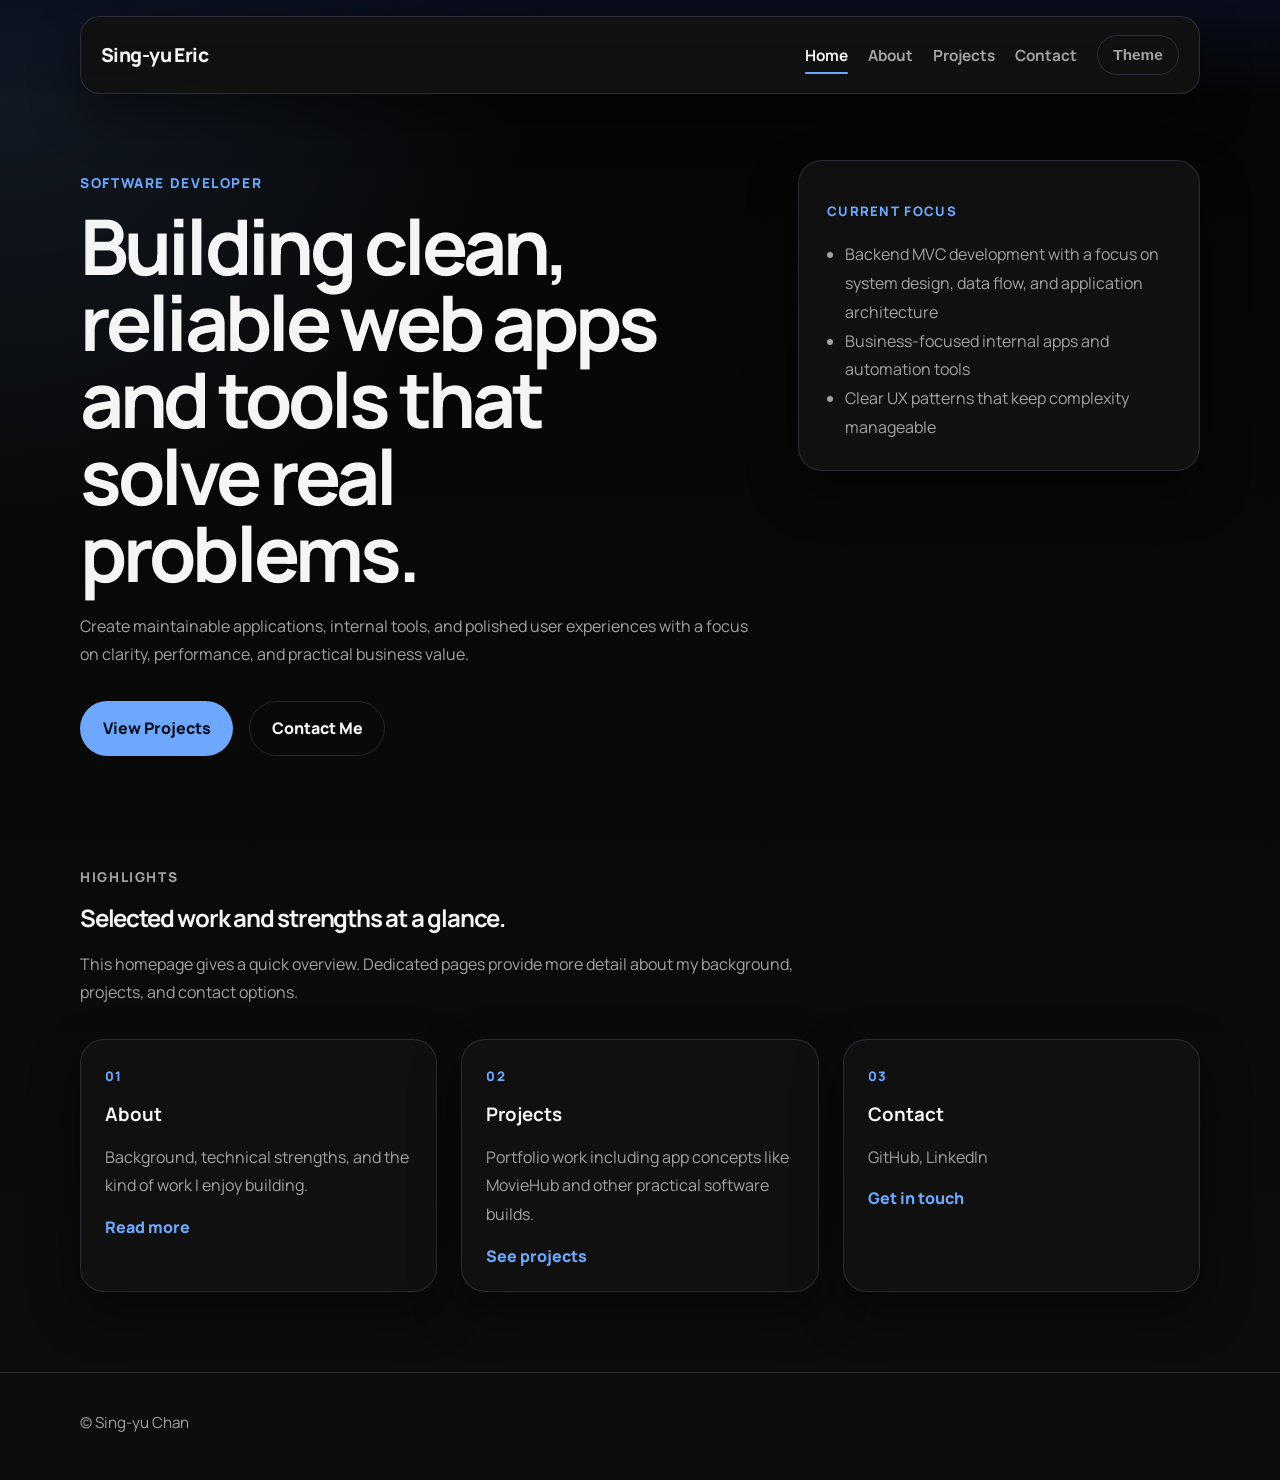
<file: index.html>
<!DOCTYPE html>
<html lang="en">
<head>
    <meta charset="UTF-8">
    <meta name="viewport" content="width=device-width, initial-scale=1.0">
    <meta name="description" content="Software developer portfolio homepage with featured work, skills, and contact links.">
    <title>Home | Eric Portfolio</title>
    <link rel="preconnect" href="https://fonts.googleapis.com">
    <link rel="preconnect" href="https://fonts.gstatic.com" crossorigin>
    <link href="https://fonts.googleapis.com/css2?family=Manrope:wght@400;500;700;800&display=swap" rel="stylesheet">
    <link rel="stylesheet" href="css/style.css">
</head>
<body data-page="home">
    <div id="site-header"></div>

    <main>
        <section class="hero section">
            <div class="container hero-grid">
                <div>
                    <p class="eyebrow">Software Developer</p>
                    <h1 class="hero-title">Building clean, reliable web apps and tools that solve real problems.</h1>
                    <p class="hero-copy">
                        Create maintainable applications, internal tools, and polished user experiences with a focus on clarity,
                        performance, and practical business value.
                    </p>
                    <div class="hero-actions">
                        <a class="button button-primary" href="projects.html">View Projects</a>
                        <a class="button button-secondary" href="contact.html">Contact Me</a>
                    </div>
                </div>

                <aside class="hero-card surface-card">
                    <p class="card-label">Current Focus</p>
                    <ul class="feature-list">
                        <li>Backend MVC development with a focus on system design, data flow, and application architecture</li>
                        <li>Business-focused internal apps and automation tools</li>
                        <li>Clear UX patterns that keep complexity manageable</li>
                    </ul>
                </aside>
            </div>
        </section>

        <section class="section">
            <div class="container">
                <div class="section-heading">
                    <p class="eyebrow">Highlights</p>
                    <h2>Selected work and strengths at a glance.</h2>
                    <p>
                        This homepage gives a quick overview. Dedicated pages provide more detail about my background,
                        projects, and contact options.
                    </p>
                </div>

                <div class="card-grid">
                    <article class="surface-card info-card">
                        <span class="card-index">01</span>
                        <h3>About</h3>
                        <p>Background, technical strengths, and the kind of work I enjoy building.</p>
                        <a class="text-link" href="about.html">Read more</a>
                    </article>

                    <article class="surface-card info-card">
                        <span class="card-index">02</span>
                        <h3>Projects</h3>
                        <p>Portfolio work including app concepts like MovieHub and other practical software builds.</p>
                        <a class="text-link" href="projects.html">See projects</a>
                    </article>

                    <article class="surface-card info-card">
                        <span class="card-index">03</span>
                        <h3>Contact</h3>
                        <p>GitHub, LinkedIn</p>
                        <a class="text-link" href="contact.html">Get in touch</a>
                    </article>
                </div>
            </div>
        </section>
    </main>

    <div id="site-footer"></div>
    <script src="js/script.js"></script>
</body>
</html>
</file>
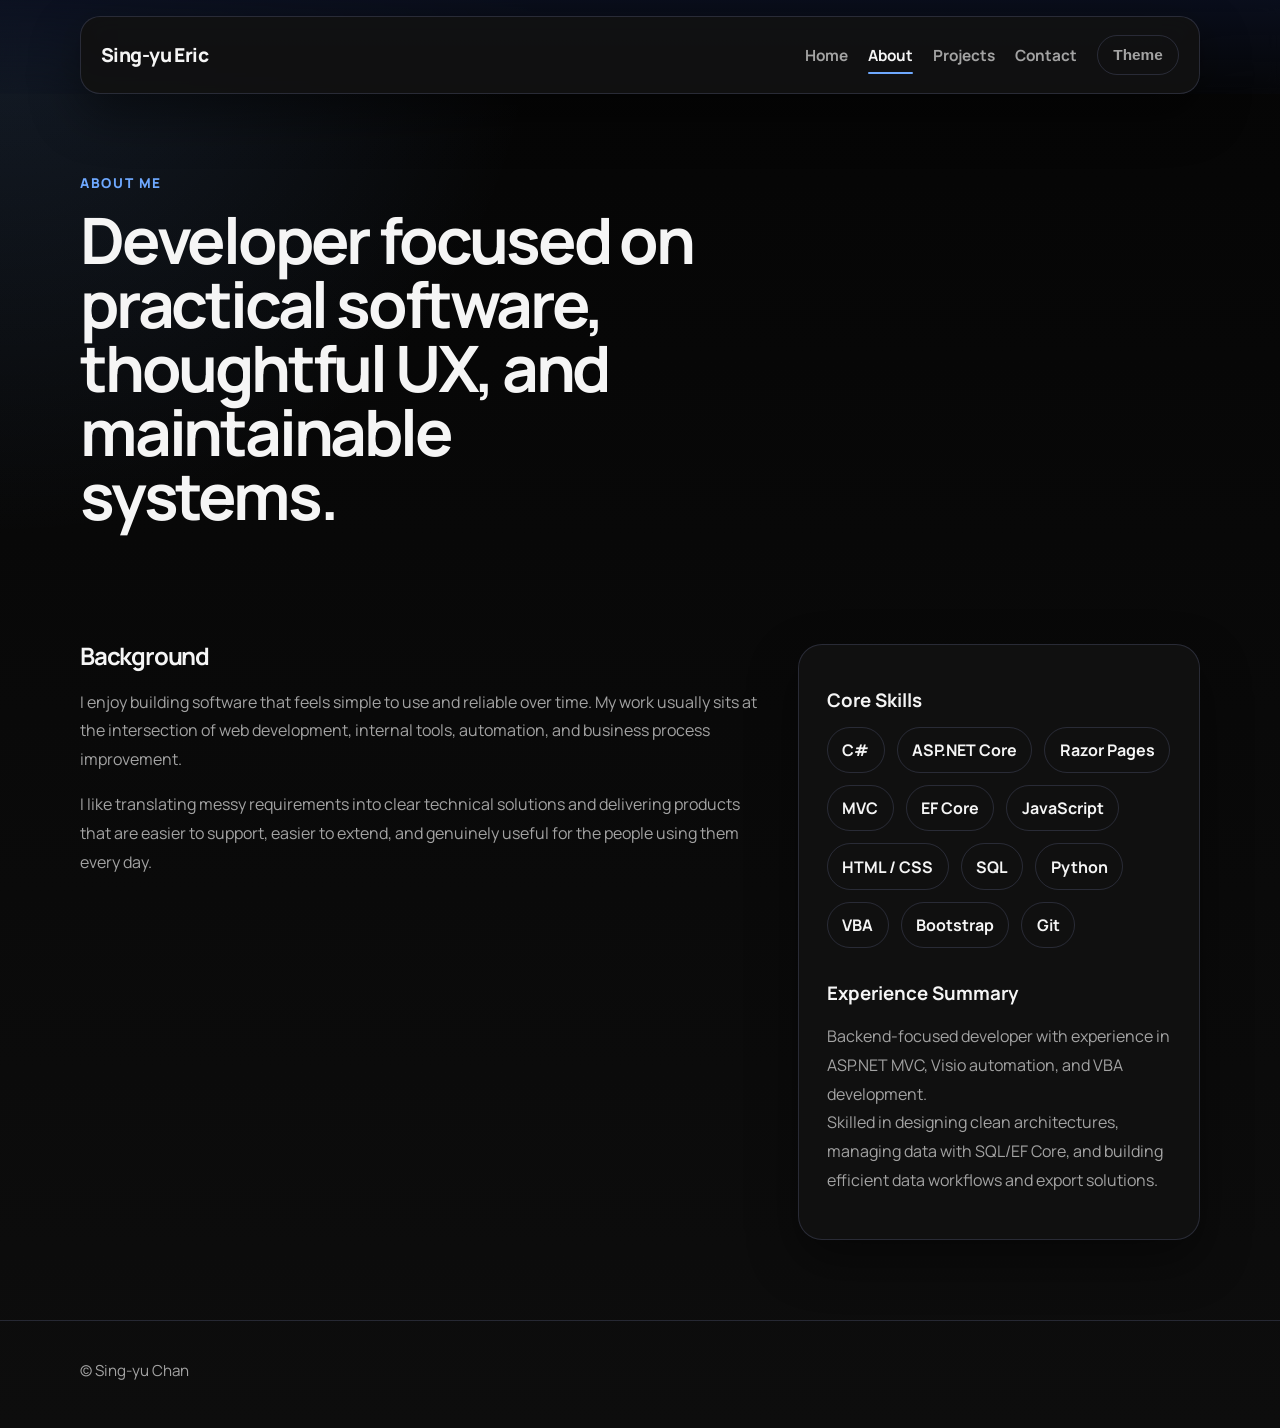
<file: about.html>
<!DOCTYPE html>
<html lang="en">
<head>
    <meta charset="UTF-8">
    <meta name="viewport" content="width=device-width, initial-scale=1.0">
    <meta name="description" content="About page for a software developer portfolio with bio, skills, and experience summary.">
    <title>About | Eric Portfolio</title>
    <link rel="preconnect" href="https://fonts.googleapis.com">
    <link rel="preconnect" href="https://fonts.gstatic.com" crossorigin>
    <link href="https://fonts.googleapis.com/css2?family=Manrope:wght@400;500;700;800&display=swap" rel="stylesheet">
    <link rel="stylesheet" href="css/style.css">
</head>
<body data-page="about">
    <div id="site-header"></div>

    <main>
        <section class="page-hero section">
            <div class="container">
                <p class="eyebrow">About Me</p>
                <h1 class="page-title">Developer focused on practical software, thoughtful UX, and maintainable systems.</h1>
            </div>
        </section>

        <section class="section">
            <div class="container split-layout">
                <div class="content-stack">
                    <div class="section-heading left">
                        <h2>Background</h2>
                        <p>
                            I enjoy building software that feels simple to use and reliable over time. My work usually sits at the
                            intersection of web development, internal tools, automation, and business process improvement.
                        </p>
                        <p>
                            I like translating messy requirements into clear technical solutions and delivering products that are easier
                            to support, easier to extend, and genuinely useful for the people using them every day.
                        </p>
                    </div>
                </div>

                <aside class="surface-card side-panel">
                    <h3>Core Skills</h3>
                    <div class="tag-list">
                        <span>C#</span>
                        <span>ASP.NET Core</span>
                        <span>Razor Pages</span>
                        <span>MVC</span>
                        <span>EF Core</span>
                        <span>JavaScript</span>
                        <span>HTML / CSS</span>
                        <span>SQL</span>
                        <span>Python</span>
                        <span>VBA</span>
                        <span>Bootstrap</span>
                        <span>Git</span>
                    </div>

                    <h3>Experience Summary</h3>
                    <p>
                        Backend-focused developer with experience in ASP.NET MVC, Visio automation, and VBA development. <br>
                        Skilled in designing clean architectures, managing data with SQL/EF Core, 
                        and building efficient data workflows and export solutions.
                    </p>
                </aside>
            </div>
        </section>
    </main>

    <div id="site-footer"></div>
    <script src="js/script.js"></script>
</body>
</html>
</file>
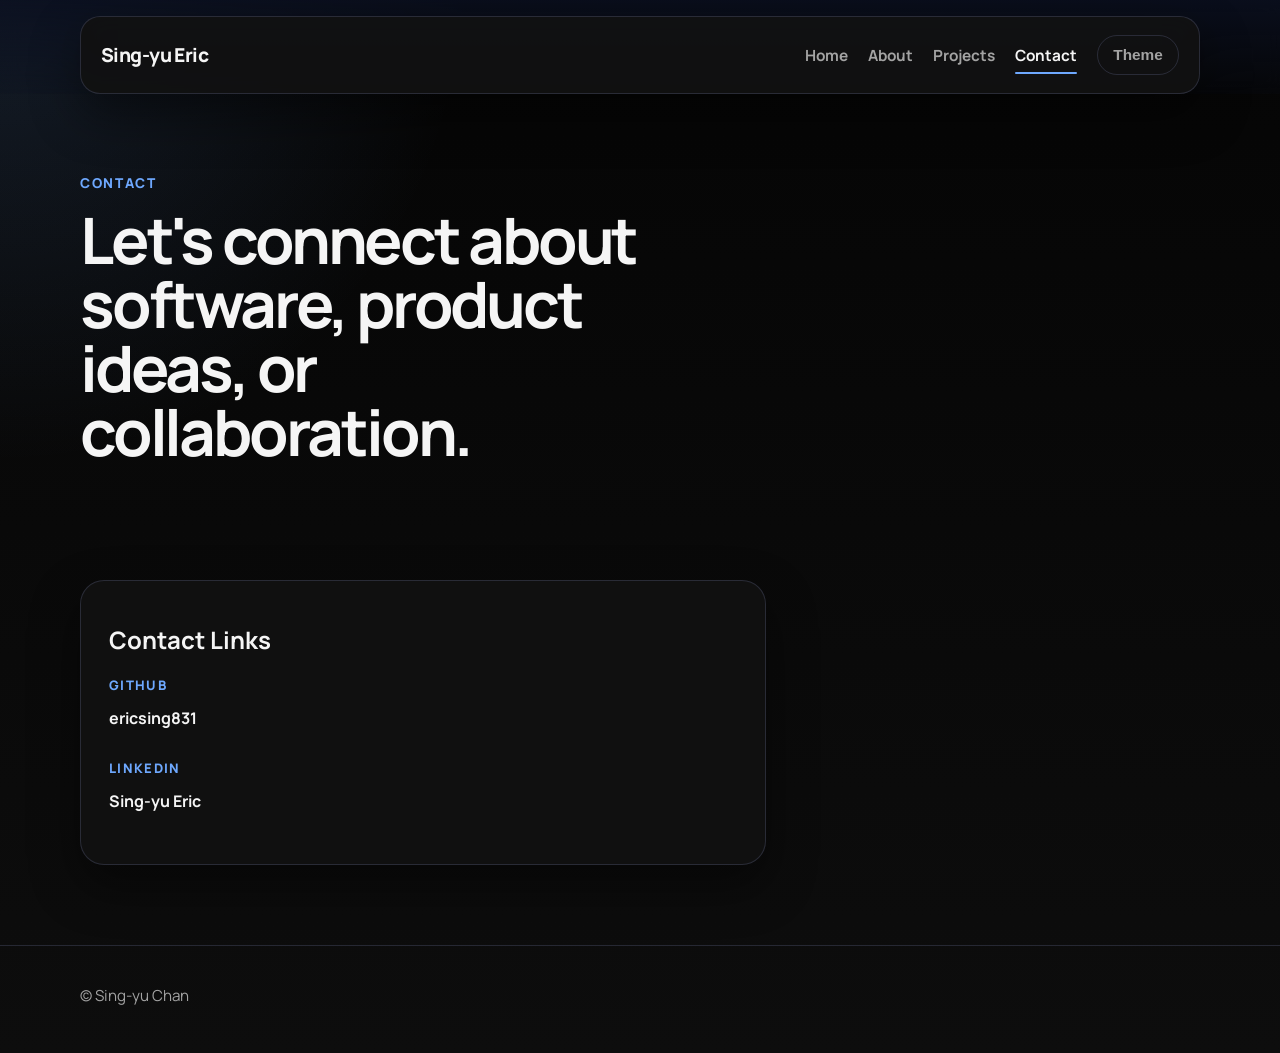
<file: contact.html>
<!DOCTYPE html>
<html lang="en">
<head>
    <meta charset="UTF-8">
    <meta name="viewport" content="width=device-width, initial-scale=1.0">
    <meta name="description" content="Contact page for a software developer portfolio with social links and a static contact form.">
    <title>Contact | Eric Portfolio</title>
    <link rel="preconnect" href="https://fonts.googleapis.com">
    <link rel="preconnect" href="https://fonts.gstatic.com" crossorigin>
    <link href="https://fonts.googleapis.com/css2?family=Manrope:wght@400;500;700;800&display=swap" rel="stylesheet">
    <link rel="stylesheet" href="css/style.css">
</head>
<body data-page="contact">
    <div id="site-header"></div>

    <main>
        <section class="page-hero section">
            <div class="container">
                <p class="eyebrow">Contact</p>
                <h3 class="page-title">Let's connect about software, product ideas, or collaboration.</h3>
            </div>
        </section>

        <section class="section">
            <div class="container split-layout">
                <aside class="surface-card side-panel">
                    <h2>Contact Links</h2>
                    <div class="contact-list">
                        <p><span>GitHub</span><a href="https://github.com/ericsing831" target="_blank" rel="noreferrer">ericsing831</a></p>
                        <p><span>LinkedIn</span><a href="https://www.linkedin.com/in/sing-yu-chan-eric/" target="_blank" rel="noreferrer">Sing-yu Eric</a></p>
                    </div>
                </aside>
            </div>
        </section>
    </main>

    <div id="site-footer"></div>
    <script src="js/script.js"></script>
</body>
</html>
</file>
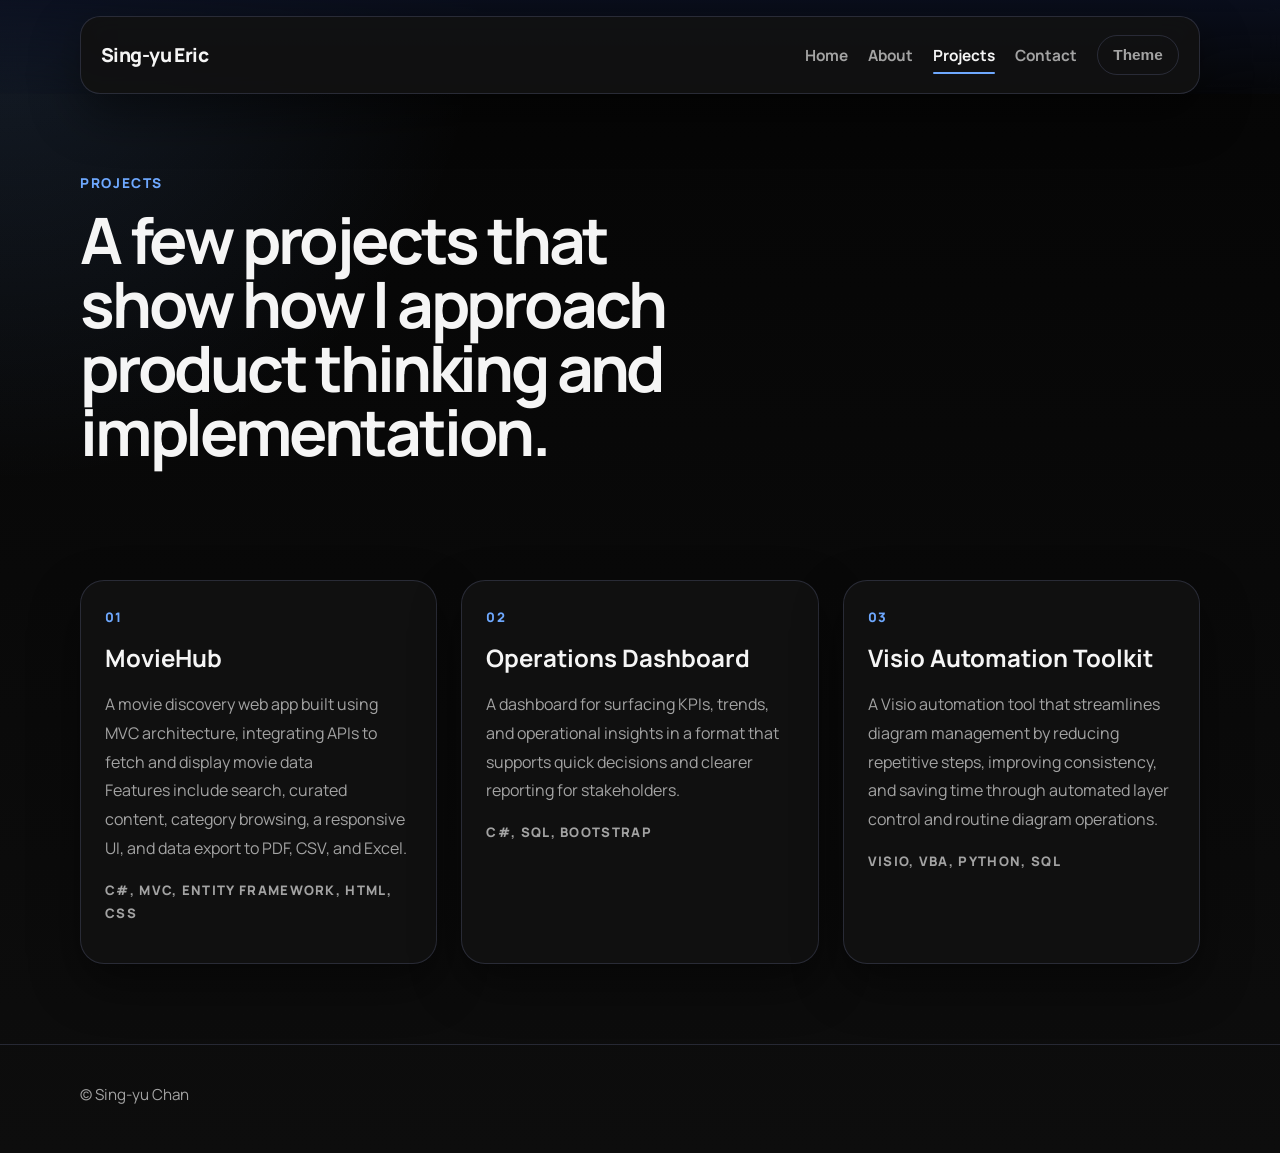
<file: projects.html>
<!DOCTYPE html>
<html lang="en">
<head>
    <meta charset="UTF-8">
    <meta name="viewport" content="width=device-width, initial-scale=1.0">
    <meta name="description" content="Projects page for a software developer portfolio with featured application work.">
    <title>Projects | Eric Portfolio</title>
    <link rel="preconnect" href="https://fonts.googleapis.com">
    <link rel="preconnect" href="https://fonts.gstatic.com" crossorigin>
    <link href="https://fonts.googleapis.com/css2?family=Manrope:wght@400;500;700;800&display=swap" rel="stylesheet">
    <link rel="stylesheet" href="css/style.css">
</head>
<body data-page="projects">
    <div id="site-header"></div>

    <main>
        <section class="page-hero section">
            <div class="container">
                <p class="eyebrow">Projects</p>
                <h1 class="page-title">A few projects that show how I approach product thinking and implementation.</h1>
            </div>
        </section>

        <section class="section">
            <div class="container">
                <div class="project-grid">
                    <a href="https://github.com/ericsing831/MovieHub-ASP.NET-Core-MVC" target="_blank" class="text-decoration-none text-dark">
                        <article class="surface-card project-item">
                            <span class="card-index">01</span>
                            <h2>MovieHub</h2>
                            <p>
                                A movie discovery web app built using MVC architecture, integrating APIs to fetch and display movie data<br>
                                Features include search, curated content, category browsing, a responsive UI, and data export to PDF, CSV, and Excel.
                            </p>
                            <p class="project-meta">C#, MVC, Entity Framework, HTML, CSS</p>
                        </article>
                    </a>
                    <article class="surface-card project-item">
                        <span class="card-index">02</span>
                        <h2>Operations Dashboard</h2>
                        <p>
                            A dashboard for surfacing KPIs, trends, and operational insights in a format that supports quick decisions
                            and clearer reporting for stakeholders.
                        </p>
                        <p class="project-meta">C#, SQL, Bootstrap</p>
                    </article>

                    <article class="surface-card project-item">
                        <span class="card-index">03</span>
                        <h2>Visio Automation Toolkit</h2>
                        <p>
                            A Visio automation tool that streamlines diagram management by reducing repetitive steps, 
                            improving consistency, and saving time through automated layer control and routine diagram operations.
                        </p>
                        <p class="project-meta">Visio, VBA, Python, SQL</p>
                    </article>
                </div>
            </div>
        </section>
    </main>

    <div id="site-footer"></div>
    <script src="js/script.js"></script>
</body>
</html>
</file>
<file: css/style.css>
:root {
    --bg: #050505;
    --bg-elevated: #0d0d0d;
    --surface: rgba(18, 18, 18, 0.92);
    --surface-border: rgba(173, 188, 255, 0.16);
    --surface-border-strong: rgba(255, 255, 255, 0.22);
    --text: #f5f5f5;
    --muted: #a3a3a3;
    --muted-soft: #6b6b6b;
    --brand: #6ea8fe;
    --brand-strong: #3d7cff;
    --shadow: 0 20px 50px rgba(0, 0, 0, 0.45);
    --radius-lg: 24px;
    --radius-md: 16px;
    --container: 1120px;
    --header-height: 112px;
}

body[data-theme="light"] {
    --bg: #f5f7fc;
    --bg-elevated: #ffffff;
    --surface: rgba(255, 255, 255, 0.86);
    --surface-border: rgba(18, 25, 51, 0.1);
    --text: #111827;
    --muted: #5b647d;
    --brand: #2458d3;
    --brand-strong: #1747b8;
    --shadow: 0 18px 40px rgba(17, 24, 39, 0.08);
}

* {
    box-sizing: border-box;
}

html {
    scroll-behavior: smooth;
}

body {
    margin: 0;
    font-family: "Manrope", sans-serif;
    background:
        radial-gradient(circle at top left, rgba(110, 168, 254, 0.14), transparent 28%),
        linear-gradient(180deg, var(--bg) 0%, var(--bg-elevated) 100%);
    color: var(--text);
    transition: background-color 0.25s ease, color 0.25s ease;
    padding-top: var(--header-height);
}

a {
    color: inherit;
    text-decoration: none;
}

img {
    max-width: 100%;
    display: block;
}

main {
    min-height: calc(100vh - 160px);
}

.container {
    width: min(100% - 2rem, var(--container));
    margin: 0 auto;
}

.section {
    padding: 3rem 0;
}

.surface-card {
    background: var(--surface);
    border: 1px solid var(--surface-border);
    border-radius: var(--radius-lg);
    box-shadow: var(--shadow);
    backdrop-filter: blur(14px);
}

.site-header {
    position: fixed;
    top: 0;
    left: 0;
    right: 0;
    z-index: 1000;
    padding: 1rem 0 0;
    background: linear-gradient(180deg, rgba(11, 16, 32, 0.86), rgba(11, 16, 32, 0.16));
    backdrop-filter: blur(10px);
}

body[data-theme="light"] .site-header {
    background: linear-gradient(180deg, rgba(255, 255, 255, 0.92), rgba(255, 255, 255, 0.22));
}

.nav-shell {
    display: flex;
    align-items: center;
    justify-content: space-between;
    gap: 1.5rem;
    min-height: 78px;
    padding: 0 1.25rem;
    background: var(--surface);
    border: 1px solid var(--surface-border);
    border-radius: 20px;
    box-shadow: var(--shadow);
    backdrop-filter: blur(14px);
}

.site-logo {
    font-size: 1.2rem;
    font-weight: 800;
    letter-spacing: -0.03em;
}

.site-nav {
    display: flex;
    align-items: center;
    gap: 1.25rem;
}

.site-nav a,
.theme-toggle {
    color: var(--muted);
    font-weight: 700;
    font-size: 0.96rem;
    transition: color 0.2s ease, transform 0.2s ease;
}

.site-nav a:hover,
.site-nav a.is-active,
.theme-toggle:hover {
    color: var(--text);
}

.site-nav a.is-active {
    position: relative;
}

.site-nav a.is-active::after {
    content: "";
    position: absolute;
    left: 0;
    right: 0;
    bottom: -0.55rem;
    height: 2px;
    background: var(--brand);
    border-radius: 999px;
}

.theme-toggle {
    padding: 0.65rem 0.95rem;
    border: 1px solid var(--surface-border);
    border-radius: 999px;
    background: transparent;
    cursor: pointer;
}

.nav-toggle {
    display: none;
    width: 48px;
    height: 48px;
    padding: 0;
    border: 1px solid var(--surface-border);
    border-radius: 12px;
    background: transparent;
    cursor: pointer;
}

.nav-toggle span {
    display: block;
    width: 18px;
    height: 2px;
    margin: 4px auto;
    background: var(--text);
}

.hero-grid,
.split-layout {
    display: grid;
    grid-template-columns: minmax(0, 1.45fr) minmax(280px, 0.85fr);
    gap: 2rem;
    align-items: start;
}

.hero {
    padding: 3rem;
}

.eyebrow {
    margin-bottom: 1rem;
    color: var(--brand);
    font-size: 0.85rem;
    font-weight: 800;
    letter-spacing: 0.12em;
    text-transform: uppercase;
}

.hero-title,
.page-title,
.section-heading h2 {
    margin: 0 0 1.25rem;
    letter-spacing: -0.05em;
    line-height: 1;
}

.hero-title {
    max-width: 12ch;
    font-size: clamp(3rem, 6vw, 5rem);
}

.page-title {
    max-width: 15ch;
    font-size: clamp(2.6rem, 5vw, 4rem);
}

.hero-copy,
.section-heading p,
.content-stack p,
.project-item p,
.info-card p,
.side-panel p,
.form-panel p {
    color: var(--muted);
    line-height: 1.8;
}

.hero-actions {
    display: flex;
    gap: 1rem;
    flex-wrap: wrap;
    margin-top: 2rem;
}

.button {
    display: inline-flex;
    align-items: center;
    justify-content: center;
    padding: 0.95rem 1.35rem;
    border-radius: 999px;
    border: 1px solid transparent;
    font-weight: 800;
    transition: transform 0.2s ease, background-color 0.2s ease, border-color 0.2s ease;
}

.button:hover {
    transform: translateY(-2px);
}

.button-primary {
    background: var(--brand);
    color: #09101f;
}

.button-primary:hover {
    background: var(--brand-strong);
}

.button-secondary {
    border-color: var(--surface-border);
    color: var(--text);
}

.hero-card,
.side-panel,
.form-panel {
    padding: 1.75rem;
}

.card-label,
.card-index,
.project-meta,
.contact-list span {
    color: var(--brand);
    font-size: 0.82rem;
    font-weight: 800;
    letter-spacing: 0.1em;
    text-transform: uppercase;
}

.feature-list {
    margin: 1.25rem 0 0;
    padding-left: 1.1rem;
    color: var(--muted);
    line-height: 1.8;
}

.section-heading {
    max-width: 760px;
    margin-bottom: 2rem;
}

.section-heading.left {
    margin-bottom: 0;
}

.card-grid,
.project-grid {
    display: grid;
    grid-template-columns: repeat(3, minmax(0, 1fr));
    gap: 1.5rem;
}

.info-card,
.project-item {
    padding: 1.5rem;
    transition: transform 0.2s ease, border-color 0.2s ease;
}

.info-card:hover,
.project-item:hover {
    transform: translateY(-6px);
    border-color: rgba(110, 168, 254, 0.45);
}

.info-card h3,
.project-item h2,
.side-panel h2,
.side-panel h3,
.form-panel h2 {
    margin-top: 0.9rem;
    margin-bottom: 0.85rem;
}

.text-link {
    color: var(--brand);
    font-weight: 800;
}

.tag-list {
    display: flex;
    flex-wrap: wrap;
    gap: 0.75rem;
    margin-bottom: 2rem;
}

.tag-list span {
    padding: 0.7rem 0.9rem;
    border-radius: 999px;
    border: 1px solid var(--surface-border);
    color: var(--text);
    font-weight: 700;
}

.contact-list p {
    margin: 0 0 1.25rem;
}

.contact-list a {
    display: block;
    margin-top: 0.35rem;
    color: var(--text);
    font-weight: 700;
}

.contact-form {
    display: grid;
    gap: 1rem;
}

.form-grid {
    display: grid;
    grid-template-columns: repeat(2, minmax(0, 1fr));
    gap: 1rem;
}

.contact-form label {
    display: grid;
    gap: 0.5rem;
}

.contact-form span {
    color: var(--muted);
    font-size: 0.88rem;
    font-weight: 700;
}

.contact-form input,
.contact-form textarea {
    width: 100%;
    padding: 0.95rem 1rem;
    border: 1px solid var(--surface-border);
    border-radius: var(--radius-md);
    background: rgba(255, 255, 255, 0.02);
    color: var(--text);
    font: inherit;
}

.contact-form input:focus,
.contact-form textarea:focus {
    outline: 2px solid rgba(110, 168, 254, 0.35);
    outline-offset: 0;
}

.site-footer {
    border-top: 1px solid var(--surface-border);
    margin-top: 2rem;
}

.footer-shell {
    display: flex;
    justify-content: space-between;
    gap: 1rem;
    padding: 1.5rem 0 2rem;
    color: var(--muted);
    font-size: 0.95rem;
}

@media (max-width: 900px) {
    .nav-toggle {
        display: inline-block;
    }

    .site-nav {
        position: absolute;
        top: calc(100% + 0.75rem);
        left: 0;
        right: 0;
        display: none;
        flex-direction: column;
        align-items: stretch;
        padding: 1rem;
        border: 1px solid var(--surface-border);
        border-radius: var(--radius-lg);
        background: var(--bg-elevated);
        box-shadow: var(--shadow);
    }

    .site-nav.is-open {
        display: flex;
    }

    .hero-grid,
    .split-layout,
    .card-grid,
    .project-grid,
    .form-grid,
    .footer-shell {
        grid-template-columns: 1fr;
        flex-direction: column;
    }

    .hero {
        padding-top: 2rem;
    }

    .hero-title,
    .page-title {
        max-width: none;
    }
}
</file>
